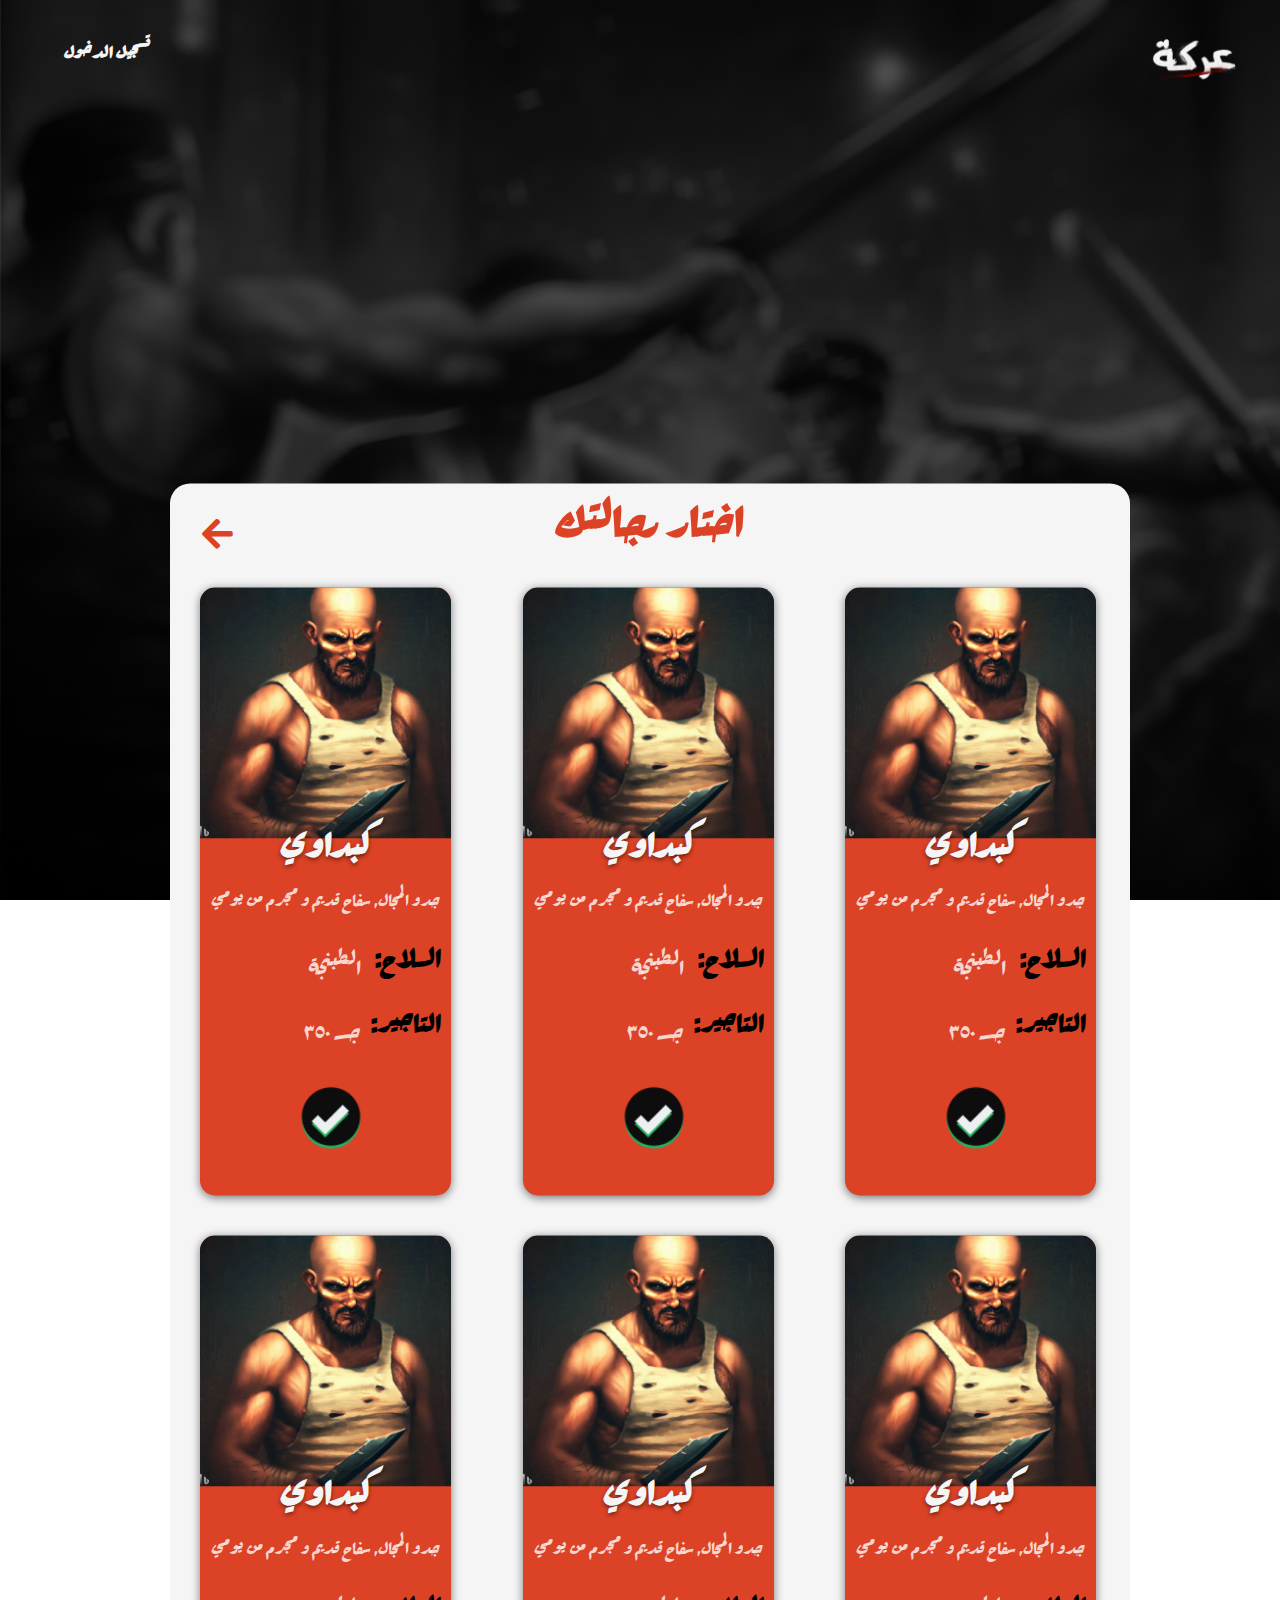
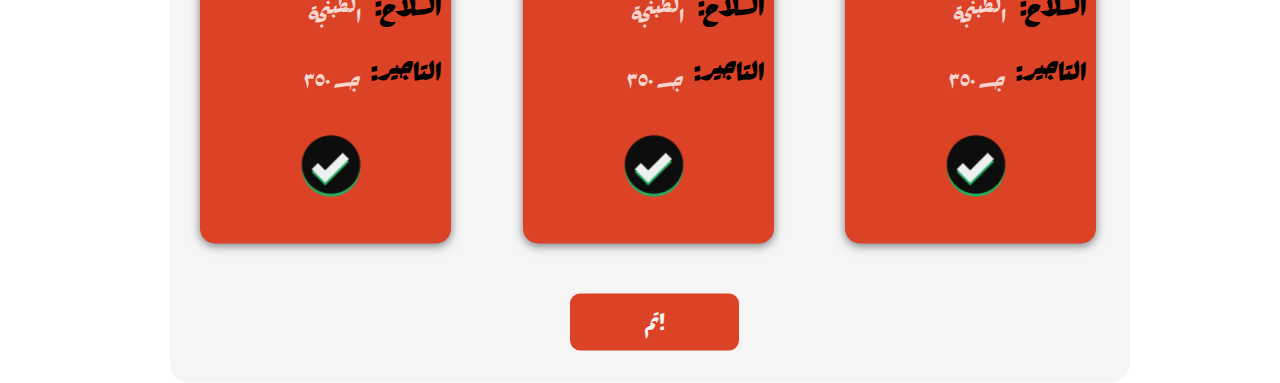
<file: choose.html>
<!DOCTYPE html>
<html lang="en">
  <head>
    <meta charset="UTF-8" />
    <meta name="viewport" content="width=device-width, initial-scale=1.0" />
    <title>عركه - اختار رجالتك</title>
    <!--  ======================== Icons File ========================= -->
    <link rel="stylesheet" href="css/all.min.css" />
    <!--========================== Font Family =====================================-->
    <link rel="preconnect" href="https://fonts.googleapis.com" />
    <link rel="preconnect" href="https://fonts.gstatic.com" crossorigin />
    <link
      href="https://fonts.googleapis.com/css2?family=Rakkas&display=swap"
      rel="stylesheet"
    />
    <!--======================= Styling file ============================= -->
    <link rel="stylesheet" href="css/choose.css" />
    <!--======================= Logo Icon ============================= -->
    <link rel="shortcut icon" href="img/fight-network.png" />
  </head>
  <body>
    <nav class="navbar">
      <a href="login.html">تسجيل الدخول</a>
      <img src="img/logo.png" alt="عركه" width="100px" />
    </nav>

    <div class="choose-container">
      <div class="back-icon">
        <a href="order.html">
          <i class="fa-solid fa-arrow-left"></i>
        </a>
      </div>
      <h1 class="choose-tit">اختار رجالتك</h1>
      <div class="cards">
        <!--=========== ONE ============-->
        <div class="card one">
          <div class="card-img">
            <div class="img-section">
              <img src="./img/person.jpeg" alt="" width="251px" />
            </div>
            <div class="card-name">
              <h1>كبداوي</h1>
            </div>
          </div>
          <div class="desc">
            <p>جدو المجال, سفاح قديم و مجرم من يومي</p>
          </div>
          <div class="card-wpn">
            <h2>السلاح:</h2>
            <p>الطبنجة</p>
          </div>
          <div class="price">
            <h2>التاجير:</h2>
            <p>جــ ٣٥٠</p>
          </div>
          <div class="circle-check">
            <!-- <input type="checkbox" name="tick-id" class="check" value="1" />
            <i class="fa-solid fa-circle-check"></i> -->
            <img
              src="img/black tick.png"
              alt=""
              class="tick-img"
              width="70px"
            />
          </div>
        </div>

        <!--=========== TWO ============-->
        <div class="card two">
          <div class="card-img">
            <div class="img-section">
              <img src="./img/person.jpeg" alt="" width="251px" />
            </div>
            <div class="card-name">
              <h1>كبداوي</h1>
            </div>
          </div>
          <div class="desc">
            <p>جدو المجال, سفاح قديم و مجرم من يومي</p>
          </div>
          <div class="card-wpn">
            <h2>السلاح:</h2>
            <p>الطبنجة</p>
          </div>
          <div class="price">
            <h2>التاجير:</h2>
            <p>جــ ٣٥٠</p>
          </div>
          <div class="circle-check">
            <img
              src="img/black tick.png"
              alt=""
              class="tick-img"
              width="70px"
            />
          </div>
        </div>

        <!--=========== THREE ============-->
        <div class="card three">
          <div class="card-img">
            <div class="img-section">
              <img src="./img/person.jpeg" alt="" width="251px" />
            </div>
            <div class="card-name">
              <h1>كبداوي</h1>
            </div>
          </div>
          <div class="desc">
            <p>جدو المجال, سفاح قديم و مجرم من يومي</p>
          </div>
          <div class="card-wpn">
            <h2>السلاح:</h2>
            <p>الطبنجة</p>
          </div>
          <div class="price">
            <h2>التاجير:</h2>
            <p>جــ ٣٥٠</p>
          </div>
          <div class="circle-check">
            <img
              src="img/black tick.png"
              alt=""
              class="tick-img"
              width="70px"
            />
          </div>
        </div>

        <!--=========== FOUR ============-->
        <div class="card four">
          <div class="card-img">
            <div class="img-section">
              <img src="./img/person.jpeg" alt="" width="251px" />
            </div>
            <div class="card-name">
              <h1>كبداوي</h1>
            </div>
          </div>
          <div class="desc">
            <p>جدو المجال, سفاح قديم و مجرم من يومي</p>
          </div>
          <div class="card-wpn">
            <h2>السلاح:</h2>
            <p>الطبنجة</p>
          </div>
          <div class="price">
            <h2>التاجير:</h2>
            <p>جــ ٣٥٠</p>
          </div>
          <div class="circle-check">
            <img
              src="img/black tick.png"
              alt=""
              class="tick-img"
              width="70px"
            />
          </div>
        </div>

        <!--=========== FIVE ============-->
        <div class="card five">
          <div class="card-img">
            <div class="img-section">
              <img src="./img/person.jpeg" alt="" width="251px" />
            </div>
            <div class="card-name">
              <h1>كبداوي</h1>
            </div>
          </div>
          <div class="desc">
            <p>جدو المجال, سفاح قديم و مجرم من يومي</p>
          </div>
          <div class="card-wpn">
            <h2>السلاح:</h2>
            <p>الطبنجة</p>
          </div>
          <div class="price">
            <h2>التاجير:</h2>
            <p>جــ ٣٥٠</p>
          </div>
          <div class="circle-check">
            <img
              src="img/black tick.png"
              alt=""
              class="tick-img"
              width="70px"
            />
          </div>
        </div>

        <!--=========== SIX ============-->
        <div class="card six">
          <div class="card-img">
            <div class="img-section">
              <img src="./img/person.jpeg" alt="" width="251px" />
            </div>
            <div class="card-name">
              <h1>كبداوي</h1>
            </div>
          </div>
          <div class="desc">
            <p>جدو المجال, سفاح قديم و مجرم من يومي</p>
          </div>
          <div class="card-wpn">
            <h2>السلاح:</h2>
            <p>الطبنجة</p>
          </div>
          <div class="price">
            <h2>التاجير:</h2>
            <p>جــ ٣٥٠</p>
          </div>
          <div class="circle-check">
            <img
              src="img/black tick.png"
              alt=""
              class="tick-img"
              width="70px"
            />
          </div>
        </div>
      </div>
      <div class="choose-btn">
        <button>تم!</button>
      </div>
    </div>
    <script>
      const img = document.querySelectorAll(".tick-img");
      let toggle = true;
      img.forEach((img) => {
        img.addEventListener("click", function () {
          toggle = !toggle;
          if (toggle) {
            img.src = "./img/black tick.png";
          } else {
            img.src = "./img/green tick.png";
          }
        });
      });
    </script>
  </body>
</html>
</file>
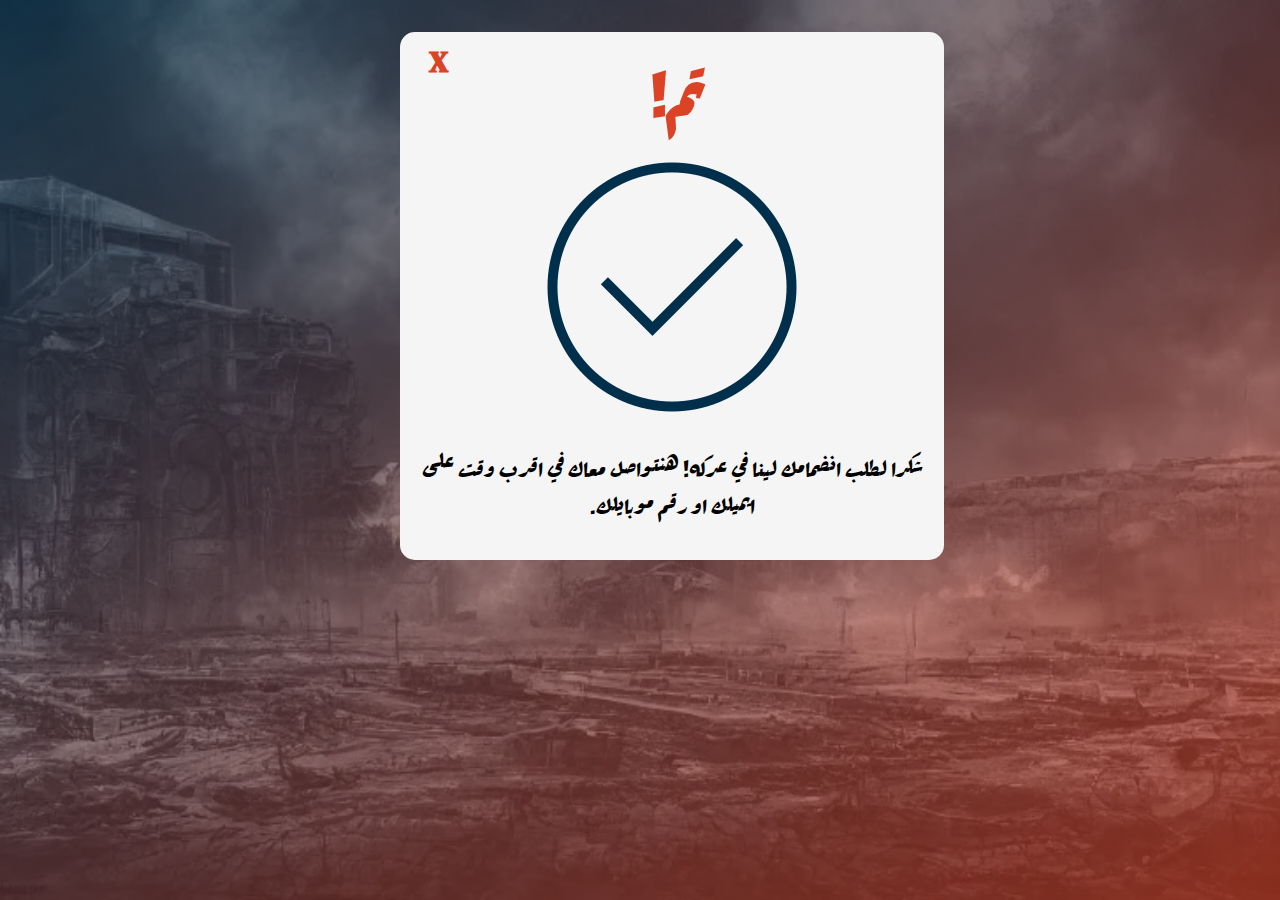
<file: done.html>
<!DOCTYPE html>
<html lang="en">
  <head>
    <meta charset="UTF-8" />
    <meta name="viewport" content="width=device-width, initial-scale=1.0" />
    <title>عركه - تم انضمامك لينا</title>
    <!--  ======================== Icons File ========================= -->
    <link rel="stylesheet" href="css/all.min.css" />
    <!--========================== Font Family =====================================-->
    <link rel="preconnect" href="https://fonts.googleapis.com" />
    <link rel="preconnect" href="https://fonts.gstatic.com" crossorigin />
    <link
      href="https://fonts.googleapis.com/css2?family=Rakkas&display=swap"
      rel="stylesheet"
    />
    <!--======================= Styling file ============================= -->
    <link rel="stylesheet" href="css/done.css" />
    <!--======================= Logo Icon ============================= -->
    <link rel="shortcut icon" href="img/favicon.ico" />
  </head>
  <body>
    <!-- <nav class="navbar">
        <a href="login.html">تسجيل الدخول</a>
        <img src="img/logo.png" alt="عركه" width="100px" />
      </nav> -->
    <div class="done-container">
      <div class="close-icon">
        <a href="index.html">
          <i class="fa-solid fa-x"></i>
        </a>
      </div>
      <h1>تم!</h1>
      <img src="img/done-icon.png" alt="Done" class="done-img" />
      <p>شكرا لطلب انضمامك لينا في عركه! هنتواصل معاك في اقرب وقت على ايميلك او رقم موبايلك.</p>
    </div>
  </body>
</html>
</file>
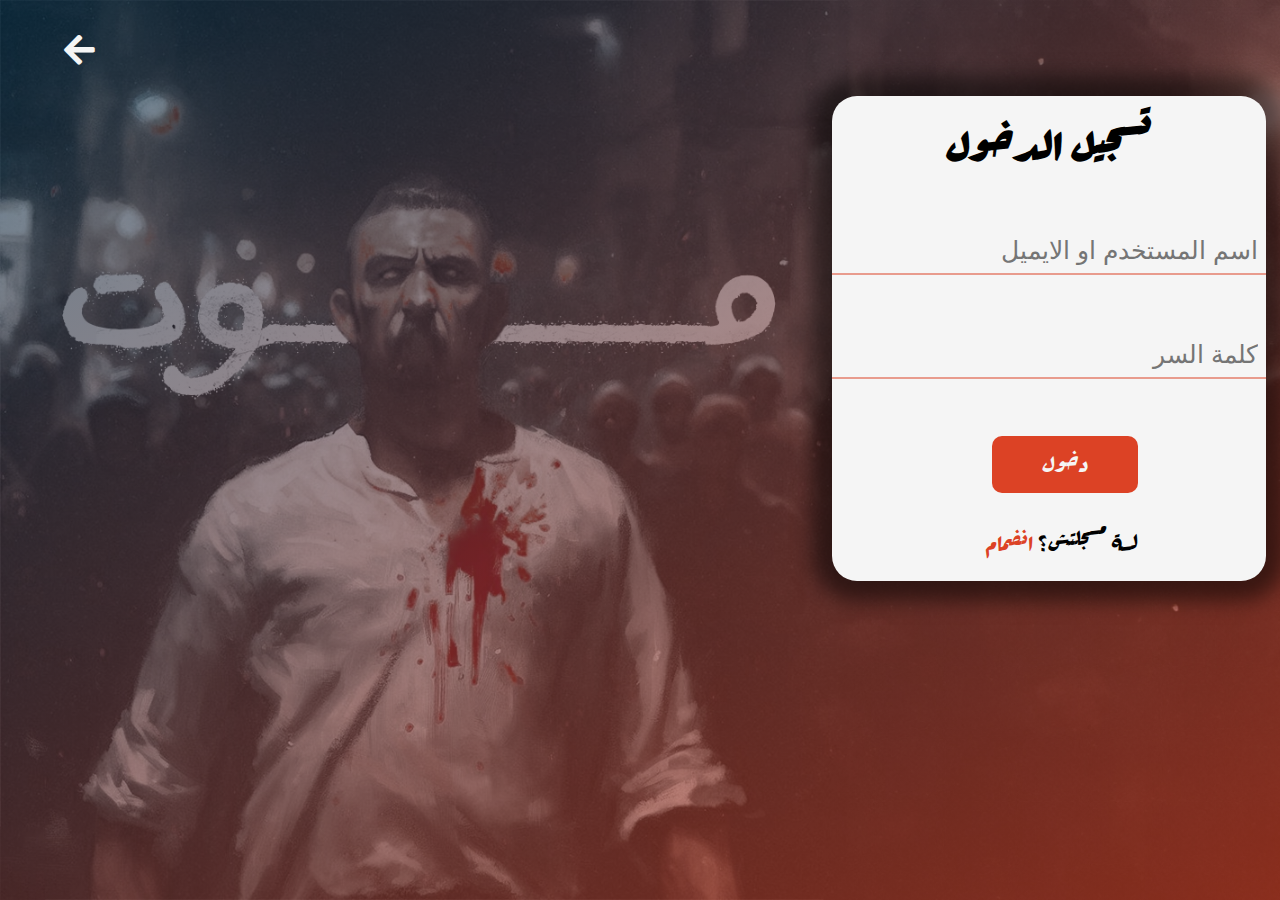
<file: login.html>
<!DOCTYPE html>
<html lang="en">
  <head>
    <meta charset="UTF-8" />
    <meta name="viewport" content="width=device-width, initial-scale=1.0" />
    <title>عركه - تسجيل الدخول</title>
    <!--  ======================== Icons File ========================= -->
    <link rel="stylesheet" href="css/all.min.css" />
    <!--========================== Font Family =====================================-->
    <link rel="preconnect" href="https://fonts.googleapis.com" />
    <link rel="preconnect" href="https://fonts.gstatic.com" crossorigin />
    <link
      href="https://fonts.googleapis.com/css2?family=Rakkas&display=swap"
      rel="stylesheet"
    />
    <!--======================= Styling file ============================= -->
    <link rel="stylesheet" href="css/login.css" />
    <!--======================= Logo Icon ============================= -->
    <link rel="shortcut icon" href="img/favicon.ico" />
  </head>
  <body>
    <div class="back-icon">
      <a href="index.html">
        <i class="fa-solid fa-arrow-left"></i>
      </a>
    </div>
    <div class="form">
      <div class="title">
        <h1>تسجيل الدخول</h1>
      </div>
      <div class="inputs">
        <input
          type="email"
          name="email"
          placeholder="اسم المستخدم او الايميل"
        />
        <input type="password" name="password" placeholder="كلمة السر" />
        <a href="#enter">دخول</a>
        <p><span>لسة مسجلتش؟ </span><a href="signup.html">انضمام</a></p>
      </div>
    </div>
  </body>
</html>
</file>
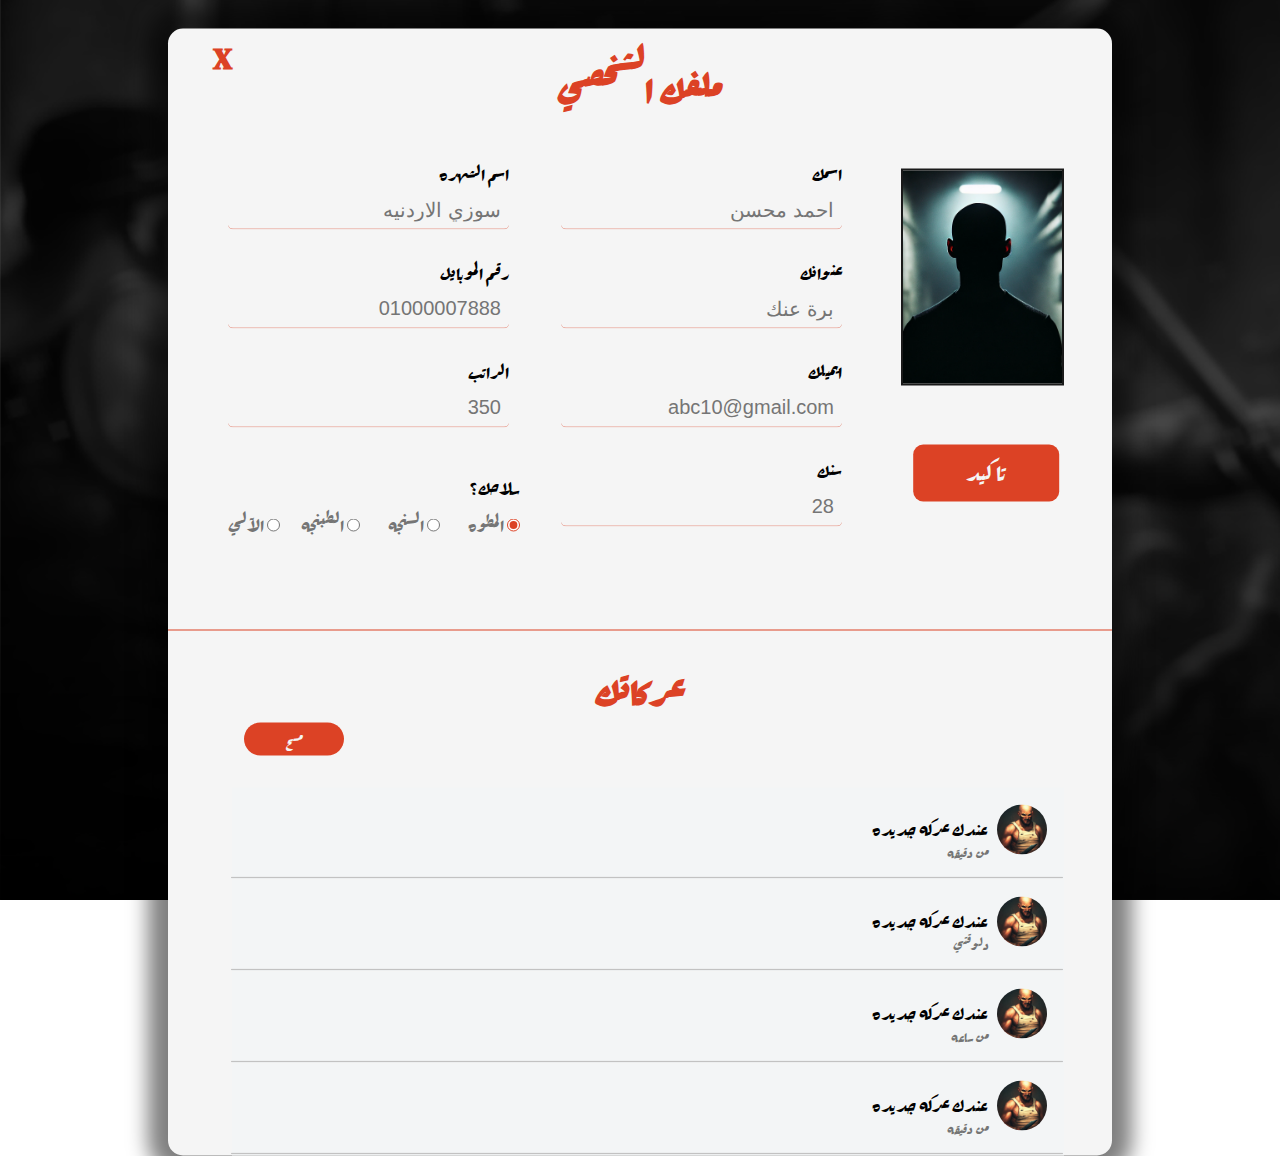
<file: profile.html>
<!DOCTYPE html>
<html lang="en">
  <head>
    <meta charset="UTF-8" />
    <meta name="viewport" content="width=device-width, initial-scale=1.0" />
    <title>عركه - ملفك الشخصي</title>
    <!--  ======================== Icons File ========================= -->
    <link rel="stylesheet" href="css/all.min.css" />
    <!--========================== Font Family =====================================-->
    <link rel="preconnect" href="https://fonts.googleapis.com" />
    <link rel="preconnect" href="https://fonts.gstatic.com" crossorigin />
    <link
      href="https://fonts.googleapis.com/css2?family=Rakkas&display=swap"
      rel="stylesheet"
    />
    <!--======================= Styling file ============================= -->
    <link rel="stylesheet" href="css/profile.css" />
    <!--======================= Logo Icon ============================= -->
    <link rel="shortcut icon" href="img/pfp.webp" />
  </head>
  <body>
    <div class="profile-container">
      <div class="close-icon">
        <a href="index.html">
          <i class="fa-solid fa-x"></i>
        </a>
      </div>
      <!--*********************** Form Section ***********************-->
      <h1 class="profile-tit">ملفك الشخصي</h1>
      <div class="img-edit" id="preview">
        <input name="pfp" type="file" onchange="get(this);" />
        <label for="pfp">تغيير صورتك</label>
      </div>

      <div class="profile-form">
        <div class="name-edit">
          <label for="yourName">اسمك</label>
          <div class="name-input">
            <input
              name="name"
              id="yourName"
              type="text"
              value="احمد محسن"
              contenteditable="true"
            />
          </div>
        </div>

        <div class="nickname-edit">
          <label for="nickname">اسم الشهره</label>
          <div class="name-input">
            <input
              name="name"
              id="nickname"
              type="text"
              value="سوزي الاردنيه"
              contenteditable="true"
            />
          </div>
        </div>

        <div class="address-edit">
          <label for="yourAddress">عنوانك</label>
          <div class="address-input">
            <input
              name="address"
              id="yourAddress"
              type="text"
              value="برة عنك"
              contenteditable="true"
            />
          </div>
        </div>

        <div class="pn-edit">
          <label for="Phone">رقم الموبايل</label>
          <div>
            <input
              name="phone"
              id="Phone"
              type="text"
              value="01000007888"
              contenteditable="true"
            />
          </div>
        </div>

        <div class="email-edit">
          <label for="yourEmail">ايميلك</label>
          <div class="">
            <input
              name="email"
              id="yourEmail"
              type="email"
              value="abc10@gmail.com"
              contenteditable="true"
            />
          </div>
        </div>

        <div class="salary-edit">
          <label for="yourSalary">الراتب</label>
          <div class="">
            <input
              name="salary"
              id="yourSalary"
              type="text"
              value="350"
              contenteditable="true"
            />
          </div>
        </div>

        <div class="age-edit">
          <label for="yourAge">سنك</label>
          <div class="">
            <input
              name="age"
              id="yourAge"
              type="text"
              value="28"
              contenteditable="true"
            />
          </div>
        </div>
      </div>

      <div class="wpn-edit">
        <label for="weapon" class="wpn-tit">سلاحك؟</label>
        <div class="wpns">
          <label
            ><input
              type="radio"
              name="weapon"
              value="المطوة"
              id="wpn1"
              checked
            />
            المطوه
          </label>
        </div>
        <div>
          <label
            ><input type="radio" name="weapon" value="السنجة" id="wpn2" />
            السنجه
          </label>
        </div>
        <div>
          <label
            ><input type="radio" name="weapon" value="الطبنجة" id="wpn3" />
            الطبنجه
          </label>
        </div>
        <div>
          <label
            ><input type="radio" name="weapon" value="الآلي" id="wpn4" />
            الآلي
          </label>
        </div>
      </div>

      <div class="profile-btn">
        <button type="submit" class="submit" id="submit-btn">تاكيد</button>
      </div>
      <div class="line"></div>

      <!--********************* Fights Section *********************-->
      <div class="fights-section">
        <h1 class="profile-tit">عركاتك</h1>
        <button id="clear-btn">مسح</button>
        <div class="notif-center">
          <div class="row">
            <div class="right-side">
              <img
                src="img/person.jpeg"
                alt=""
                class="pfp-notif"
                width="50px"
              />
              <span class="data-notif">عندك عركه جديده </span>
            </div>
            <span class="time-notif">من دقيقه</span>
            <div class="notif-line"></div>
          </div>

          <div class="row">
            <div class="right-side">
              <img
                src="img/person.jpeg"
                alt=""
                class="pfp-notif"
                width="50px"
              />
              <span class="data-notif">عندك عركه جديده </span>
            </div>
            <span class="time-notif"> دلوقتي </span>
            <div class="notif-line"></div>
          </div>

          <div class="row">
            <div class="right-side">
              <img
                src="img/person.jpeg"
                alt=""
                class="pfp-notif"
                width="50px"
              />
              <span class="data-notif">عندك عركه جديده </span>
            </div>
            <span class="time-notif">من ساعه</span>
            <div class="notif-line"></div>
          </div>

          <div class="row">
            <div class="right-side">
              <img
                src="img/person.jpeg"
                alt=""
                class="pfp-notif"
                width="50px"
              />
              <span class="data-notif">عندك عركه جديده </span>
            </div>
            <span class="time-notif">من دقيقه</span>
            <div class="notif-line"></div>
          </div>
        </div>
      </div>
    </div>

    <!--***JS***-->
    <script>
      //img upload
      function get(input) {
        if (input.files[0]) {
          const reader = new FileReader();
          reader.onloadend = function (e) {
            const imageUrl = e.target.result;
            document.getElementById(
              "preview"
            ).style.backgroundImage = `url(${imageUrl})`;
          };
          reader.readAsDataURL(input.files[0]);
        }
      }
      document
        .getElementById("submit-btn")
        .addEventListener("click", function () {
          alert("Profile saved!");
        });

      //clear all notif.
      function clearAllNotifications() {
        const notifs = document.querySelectorAll(".row");
        const notificationCenter = document.querySelector(".notif-center");

        notifs.forEach((row) => {
          row.remove();
        });

        if (notificationCenter.innerHTML.trim() === "") {
          const no_notifs = document.createElement("h1");
          no_notifs.textContent = "لا يوجد اشعارات الان";
          no_notifs.style.textAlign = "center";
          no_notifs.style.fontSize = "25px";
          no_notifs.style.color = "#757575";
          no_notifs.style.fontWeight = "lighter";
          no_notifs.style.fontFamily = "kawkab";
          no_notifs.style.marginBottom = "2rem";
          notificationCenter.appendChild(no_notifs);
        }
      }
      document
        .getElementById("clear-btn")
        .addEventListener("click", clearAllNotifications);
    </script>
  </body>
</html>
</file>
<file: css/choose.css>
/*==================== Body ====================*/
* {
  box-sizing: border-box;
  margin: 0;
  padding: 0;
}
html {
  font-family: "Poppins", sans-serif;
  scroll-behavior: smooth;
}

ul {
  list-style: none;
}

a {
  text-decoration: none;
}
body {
  font-family: "Rakkas", serif;

  font-weight: 400;
  font-style: normal;
  background-image: url(../img/apply_bg.png);
  background-size: cover;
  background-attachment: fixed;
  height: 100vh;
  background-repeat: no-repeat;
}

/*==================== Navbar ====================*/
.navbar {
  margin: 5px 1rem;
  position: absolute;
  width: 98%;
}
.navbar > a {
  text-decoration: none;
  color: whitesmoke;
  margin: 2rem 0 0 3rem;
  font-weight: 600;
  font-size: 20px;
  transition: all 0.3s ease-in-out;
  position: absolute;
  font-family: "Rakkas", serif;
}
.navbar > a:hover {
  transform: scale(1.2);
}
.navbar > img {
  position: relative;
  left: 90%;
  margin: 2rem auto;
}

/*==================== Choose container ====================*/
.back-icon > a > i {
  position: absolute;
  z-index: 100;
  font-size: 35px;
  margin: 2rem 0 0 2rem;
  transition: all 0.3s ease-in-out;
  color: #dc4225;
}
.back-icon > a > i:hover {
  transform: translateX(-15px);
}
.choose-container {
  background-color: whitesmoke;
  width: 60rem;
  border-radius: 20px;
  left: 50%;
  top: 137%;
  transform: translate(-50%, -50%);
  position: relative;
  margin-bottom: 3rem;
  margin-left: 10px;
}
.choose-container .choose-tit {
  color: #dc4225;
  text-align: center;
  font-size: 50px;
}
.cards {
  display: grid;
  grid-template-columns: repeat(3, 1fr);
  gap: 20px;
  padding: 30px;
  margin-right: -3rem;
}
.card {
  background-color: #dc4225;
  border-radius: 15px;
  width: 251px;
  margin-bottom: 20px;
  transition: all 0.3s ease-in-out;
  box-shadow: 0 2px 10px rgba(0, 0, 0, 0.5);
}
.card:hover {
  transform: translateY(-10px);
}
.img-section > img {
  border-top-right-radius: 15px;
  border-top-left-radius: 15px;
}
.card-name > h1 {
  color: whitesmoke;
  transform: translate(5rem, -2rem);
  font-size: 40px;
  text-shadow: 0 2px 4px rgba(0, 0, 0, 0.5);
}
.desc > p {
  text-align: center;
  transform: translateY(-21px);
  font-size: 20px;
  color: rgba(255, 255, 255, 80%);
}
.card-wpn,
.price {
  color: rgba(255, 255, 255, 80%);
  font-size: 20px;
  direction: rtl;
  margin-right: 10px;
}
.card-wpn > h2,
.price > h2 {
  color: black;
}
.card-wpn > p,
.price > p {
  font-size: 25px;
  transform: translate(-80px, -31px);
}
.price {
  transform: translateY(-1rem);
}
.circle-check {
  transition: all 0.5s ease-in-out;
  transform: translate(6rem, -1rem);
  font-size: 4rem;
  text-shadow: 0 2px 4px rgba(0, 0, 0, 0.5);
}
.tick-img {
  transition: all 0.3s ease-in-out;
}
.tick-img:hover {
  transform: scale(1.1);
}
.choose-btn > button {
  border: none;
  font-family: "Rakkas", serif;
  color: whitesmoke;
  padding: 10px 20px;
  font-size: 25px;
  border-radius: 10px;
  transition: all 0.3s ease-in-out;
  background-color: rgba(220, 66, 37, 1);
  width: 169px;
  text-align: center;
  margin-left: 25rem;
  margin-bottom: 2rem;
}
.choose-btn > button:hover {
  transform: scale(1.1);
}

/*========= Responsive =========*/
@media (max-width: 992px) {
  .choose-container {
    width: 41rem;
    top: 191%;
  }
  .cards {
    grid-template-columns: repeat(2, 1fr);
    gap: 14px;
  }
  .choose-btn > button {
    margin-left: 15rem;
  }
}
@media (max-width: 676px) {
  .cards {
    grid-template-columns: repeat(1, 1fr);
  }
  .choose-container {
    width: 21rem;
    top: 343%;
  }
  .choose-btn > button {
    margin-left: 5rem;
  }
}
</file>
<file: css/done.css>
/*==================== Body ====================*/
* {
  box-sizing: border-box;
  margin: 0;
  padding: 0;
}
html {
  font-family: "Poppins", sans-serif;
  scroll-behavior: smooth;
}

ul {
  list-style: none;
}

a {
  text-decoration: none;
}
body {
  font-weight: 400;
  font-style: normal;
  background-image: url(../img/signup.webp);
  background-size: cover;
  height: 100vh;
  background-repeat: no-repeat;
  &:before {
    content: "";
    position: absolute;
    top: 0;
    right: 0;
    bottom: 0;
    left: 0;
    background-image: linear-gradient(to bottom right, #002f4b, #dc4225);
    opacity: 0.6;
    height: 100vh;
  }
}

/*==================== Navbar ====================*/
.navbar > a {
  text-decoration: none;
  color: whitesmoke;
  margin: 2rem 0 0 3rem;
  font-weight: 600;
  font-size: 20px;
  transition: all 0.3s ease-in-out;
  position: absolute;
  font-family: "Rakkas", serif;
}
.navbar > a:hover {
  transform: scale(1.2);
}
.navbar > img {
  transform: translate(76rem, 2rem);
}
@media (max-width: 992px) {
}

@media (max-width: 576px) {
}
/*==================== Main Body ====================*/
.done-container {
  direction: rtl;
  position: absolute;
  margin: 2rem 25rem 20rem;
  height: 33rem;
  width: 34rem;
  background-color: whitesmoke;
  border-radius: 15px;
}
.close-icon > a > i {
  position: absolute;
  font-size: 30px;
  margin: 1rem 31rem 0 0;
  transition: all 0.3s ease-in-out;
  color: #dc4225;
  font-family: "Rakkas", serif;
}
.close-icon > a > i:hover {
  animation: rotate 0.4s linear 1;
}
@keyframes rotate {
  from {
    transform: rotate(0deg);
  }
  to {
    transform: rotate(360deg);
  }
}
.done-container > h1 {
  color: #dc4225;
  font-family: "Rakkas", serif;
  font-size: 65px;
  margin: 1rem 15rem 14px 0;
}
.done-container > img {
  margin-right: 9rem;
  animation: rotate 0.7s linear 1;
}
.done-container > p {
  font-family: "Rakkas", serif;
  text-align: center;
  font-size: 25px;
  margin-top: 2rem;
}

@media (max-width: 992px) {
  .done-container {
    margin-left: 20rem;
  }
}

@media (max-width: 676px) {
  .done-container {
    margin-left: 1rem;
    width: 28rem;
  }
  .done-container > img {
    margin-right: 6rem;
  }
  .close-icon > a > i {
    margin-right: 25rem;
  }
}
</file>
<file: css/login.css>
/*==================== Body ====================*/
* {
  box-sizing: border-box;
  margin: 0;
  padding: 0;
}
html {
  font-family: "Poppins", sans-serif;
  scroll-behavior: smooth;
}

ul {
  list-style: none;
}

a {
  text-decoration: none;
}
body {
  font-weight: 400;
  font-style: normal;
  background-image: url(../img/login_full.webp);
  background-size: cover;
  height: 100vh;
  background-repeat: no-repeat;
  &:before {
    content: "";
    position: absolute;
    top: 0;
    right: 0;
    bottom: 0;
    left: 0;
    background-image: linear-gradient(to bottom right, #002f4b, #dc4225);
    opacity: 0.6;
  }
}
.btn {
  color: whitesmoke;
  padding: 10px 36px;
  font-size: 20px;
  border-radius: 10px;
  transition: all 0.3s ease-in-out;
}

/*==================== Login form ====================*/
.back-icon > a > i {
  position: absolute;
  z-index: 100;
  font-size: 35px;
  margin: 2rem 0 0 4rem;
  transition: all 0.3s ease-in-out;
  color: whitesmoke;
}
.back-icon > a > i:hover {
  transform: translateX(-15px);
}
.form {
  direction: rtl;
  position: absolute;
  margin-top: 6rem;
  margin-left: 52rem;
  height: 485px;
  background-color: whitesmoke;
  border-radius: 25px;
  box-shadow: 0 0 20px 20px rgba(0, 0, 0, 0.5);
}
.form > .title {
  text-align: center;
  font-family: "Rakkas", serif;
  padding-top: 1rem;
  font-size: 23px;
}
.inputs {
  display: flex;
  flex-direction: column;
  flex-wrap: wrap;
  width: 434px;
  margin-top: 3rem;
}
.inputs input {
  margin-bottom: 57px;
  font-size: 25px;
  color: black;
  border: none;
  border-bottom: 2px solid rgba(220, 66, 37, 0.5);
  padding: 8px;
  outline: none;
  color: #757575;
  background-color: whitesmoke;
}
.inputs > a {
  font-family: "Rakkas", serif;
  color: whitesmoke;
  padding: 10px 20px;
  font-size: 25px;
  border-radius: 10px;
  transition: all 0.3s ease-in-out;
  background-color: rgba(220, 66, 37, 1);
  width: 146px;
  text-align: center;
  margin-right: 8rem;
}
.inputs > p {
  margin-top: 2rem;
  margin-right: 8rem;
}
.inputs > a:hover,
.inputs > p > a:hover {
  transform: scale(1.1);
}
.inputs > p > span {
  font-family: "Rakkas", serif;
  font-size: 25px;
}
.inputs > p > a {
  font-family: "Rakkas", serif;
  color: rgba(220, 66, 37, 1);
  font-size: 25px;
  position: relative;
}
.inputs > p > a::after {
  content: "";
  position: absolute;
  width: 100%;
  transform: scaleX(0);
  height: 3px;
  bottom: -7px;
  left: 0px;
  background-color: rgba(220, 66, 37, 1);
  transform-origin: right bottom;
  transition: transform 0.25s ease-out 0s;
}
.inputs > p > a:hover:after {
  transform: scaleX(1);
  transform-origin: bottom left;
}
@media (max-width: 1065px) {
  .form {
    margin-left: 35rem;
  }
}

@media (max-width: 992px) {
  .form {
    margin-left: 20rem;
  }
}

@media (max-width: 676px) {
  .form {
    margin-left: 1rem;
  }
}
</file>
<file: css/profile.css>
/*==================== Body ====================*/
* {
  box-sizing: border-box;
  margin: 0;
  padding: 0;
}
html {
  font-family: "Poppins", sans-serif;
  scroll-behavior: smooth;
}

ul {
  list-style: none;
}

a {
  text-decoration: none;
}
body {
  font-family: "Rakkas", serif;
  font-weight: 400;
  font-style: normal;
  background-image: url(../img/apply_bg.png);
  background-size: cover;
  background-attachment: fixed;
  height: 100vh;
  background-repeat: no-repeat;
}

/*==================== Profile ====================*/
.profile-container {
  direction: rtl;
  position: absolute;
  background-color: whitesmoke;
  border-radius: 15px;
  box-shadow: 0 0 20px 20px rgba(0, 0, 0, 0.5);
  height: auto;
  width: 59rem;
  margin-top: 37rem;
  left: 50%;
  transform: translate(-50%, -50%);
}
.profile-tit {
  color: #dc4225;
  font-family: "Rakkas", serif;
  text-align: center;
  margin-top: 2rem;
  font-size: 40px;
}
.profile-tit > i {
  color: #f7c427;
}
.close-icon > a > i {
  position: absolute;
  font-size: 30px;
  margin: 1rem 55rem 0 2rem;
  transition: all 0.3s ease-in-out;
  color: #dc4225;
  font-family: "Rakkas", serif;
}
.close-icon > a > i:hover {
  animation: rotate 0.4s linear 1;
}
@keyframes rotate {
  from {
    transform: rotate(0deg);
  }
  to {
    transform: rotate(360deg);
  }
}
.img-edit {
  display: flex;
  justify-items: center;
  justify-content: center;
  align-items: center;
  align-content: center;
  aspect-ratio: 3/4;
  background-color: rgb(0, 0, 0);
  height: 217px;
  transform: translate(-3rem, 3rem);
  overflow: hidden;
  background-image: url("../img/pfp.webp");
  background-size: cover;
  background-position: center;
  border: 2px solid #1a1a1a;
}
.img-edit input[type="file"] {
  opacity: 0;
  z-index: 100;
}
.img-edit label {
  opacity: 0;
  position: absolute;
  color: white;
  transition: all 0.3s ease-in-out;
  font-weight: bold;
  font-size: 25px;
  text-shadow: 0 2px 4px rgba(0, 0, 0, 0.5);
}
.img-edit:hover label {
  opacity: 100%;
}
.profile-form {
  display: grid;
  grid-template-columns: repeat(2, 19rem);
  grid-template-rows: repeat(4, auto);
  gap: 29px;
  padding: 14px;
  margin-top: -12rem;
  transform: translateX(-16rem);
}
.profile-form input {
  border: none;
  outline: rgba(220, 66, 37, 0.5);
  font-size: 20px;
  border-bottom: 1px solid rgba(220, 66, 37, 0.5);
  padding: 8px;
  color: #757575;
  background-color: whitesmoke;
  border-radius: 5px;
}
.profile-form input:focus {
  outline: 0;
  box-shadow: 0 0 0 1px #dc4225;
}
.profile-form label {
  font-size: 20px;
}
.wpn-edit {
  display: grid;
  grid-template-columns: repeat(4, 5rem);
  text-align: right;
  direction: rtl;
  margin-right: 37rem;
  margin-top: -2rem;
  position: absolute;
}
.wpn-edit input[type="radio"] {
  accent-color: #dc4225;
  margin-top: 10px;
}
.wpn-edit > label {
  font-size: 20px;
  position: absolute;
  margin-top: -35px;
}
.wpn-edit > div label {
  font-size: 20px;
  color: #757575;
  margin-top: 2rem;
}
.profile-btn > .submit {
  font-family: "Rakkas", serif;
  color: whitesmoke;
  padding: 10px 20px;
  font-size: 25px;
  border-radius: 10px;
  transition: all 0.3s ease-in-out;
  background-color: rgba(220, 66, 37, 1);
  width: 146px;
  text-align: center;
  border: none;
  transform: translate(-3.3rem, -6rem);
}
.profile-btn > .submit:hover {
  opacity: 85%;
}
.line {
  border-bottom: 1px solid #dc4225;
  margin-top: 2rem;
}

@media (max-width: 992px) {
  .profile-container {
    width: 48rem;
  }
  .close-icon > a > i {
    margin-right: 45rem;
  }
  .profile-form {
    grid-template-columns: repeat(2, 13rem);
  }
  .profile-form input {
    width: 13rem;
  }
  .wpn-edit {
    margin-right: 32rem;
    grid-template-columns: repeat(4, 4rem);
  }
}

@media (max-width: 676px) {
  .profile-container {
    width: 29rem;
    margin-top: 58rem;
  }
  .close-icon > a > i {
    margin-right: 26rem;
  }
  .img-edit {
    transform: translate(-10rem, 3rem);
  }
  .profile-form {
    grid-template-rows: repeat(7, auto);
    transform: translateX(-4rem);
    margin-top: 4rem;
    grid-template-columns: repeat(1, auto);
  }
  .profile-form input {
    width: 20rem;
  }
  .wpn-edit {
    grid-template-columns: repeat(4, 5rem);
    margin-right: 5rem;
    margin-top: 4rem;
  }
  .profile-btn > .submit {
    transform: translate(-9.3rem, 10rem);
  }
  .line {
    margin-top: 15rem;
  }
}
/*==================== Fights Section ====================*/
#clear-btn {
  font-family: "Rakkas", serif;
  color: whitesmoke;
  padding: 5px 10px;
  font-size: 15px;
  border-radius: 50px;
  transition: all 0.3s ease-in-out;
  background-color: rgba(220, 66, 37, 1);
  width: 100px;
  text-align: center;
  border: none;
  transform: translateX(-48rem);
}
#clear-btn:hover {
  color: rgba(220, 66, 37, 1);
  background-color: whitesmoke;
  font-weight: 500;
}
.notif-center {
  margin-top: 2rem;
}
.row {
  font-size: 20px;
  transition: all 0.3s ease-in-out;
  padding: 1px;
  margin-left: 64px;
  margin-right: 48px;
  background-color: #f3f5f6;
}
.row .right-side > i {
  color: #f7c427;
}
.row:hover {
  transform: scale(1);
  box-shadow: 0px 0px 10px #00000029;
  background-color: #e6e6e6;
}
.right-side {
  transform: translate(-1rem, -1rem);
  margin-top: 2rem;
}
.right-side > img {
  border-radius: 50px;
}
.data-notif {
  padding: 10px;
  position: absolute;
}
.time-notif {
  padding: 10px;
  font-size: 15px;
  position: absolute;
  transform: translate(-4rem, -3rem);
  color: #757575;
}
.notif-line {
  border-bottom: 2px solid #c2c2c2;
  border-radius: 50px;
  width: 52rem;
  margin-top: -3px;
}

@media (max-width: 992px) {
  .notif-line {
    width: 41rem;
  }
  #clear-btn {
    transform: translateX(-38rem);
  }
}

@media (max-width: 676px) {
  .notif-line {
    width: 22rem;
  }
  #clear-btn {
    transform: translateX(-18rem);
  }
}
</file>
